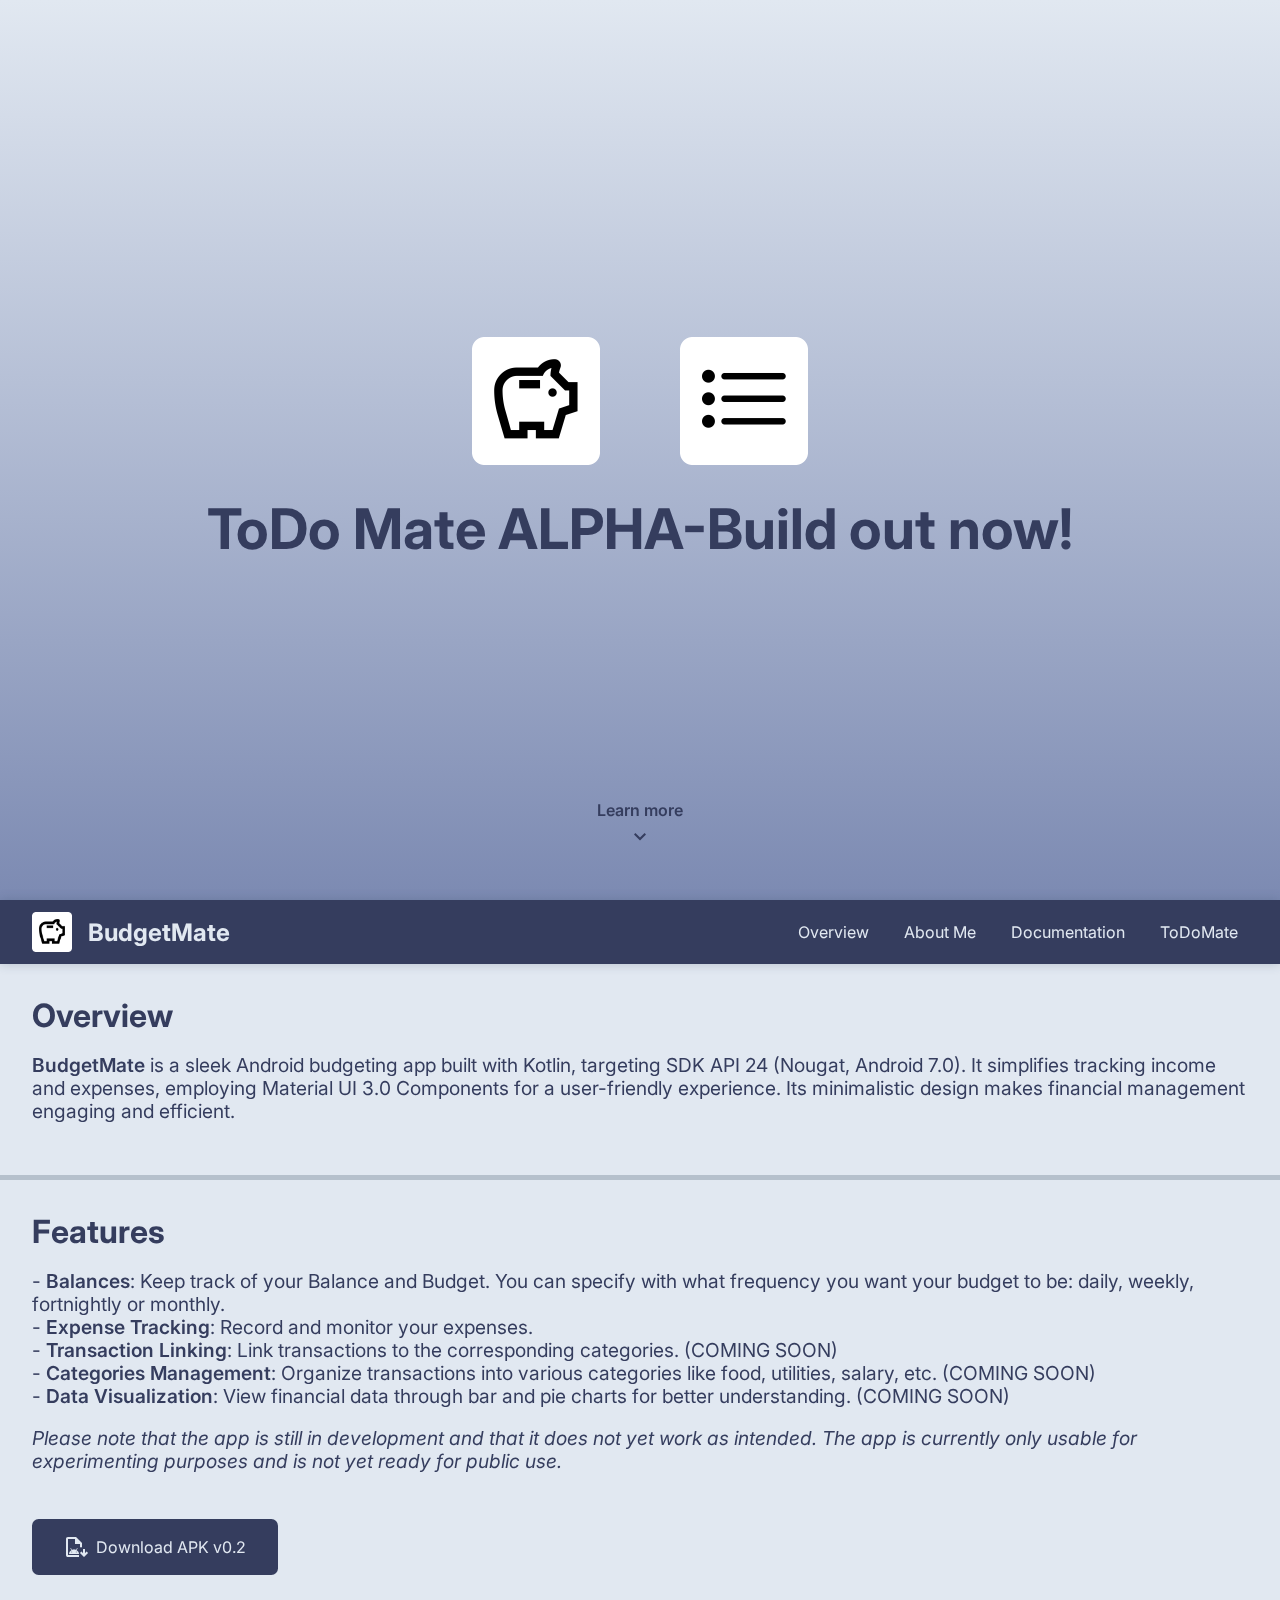
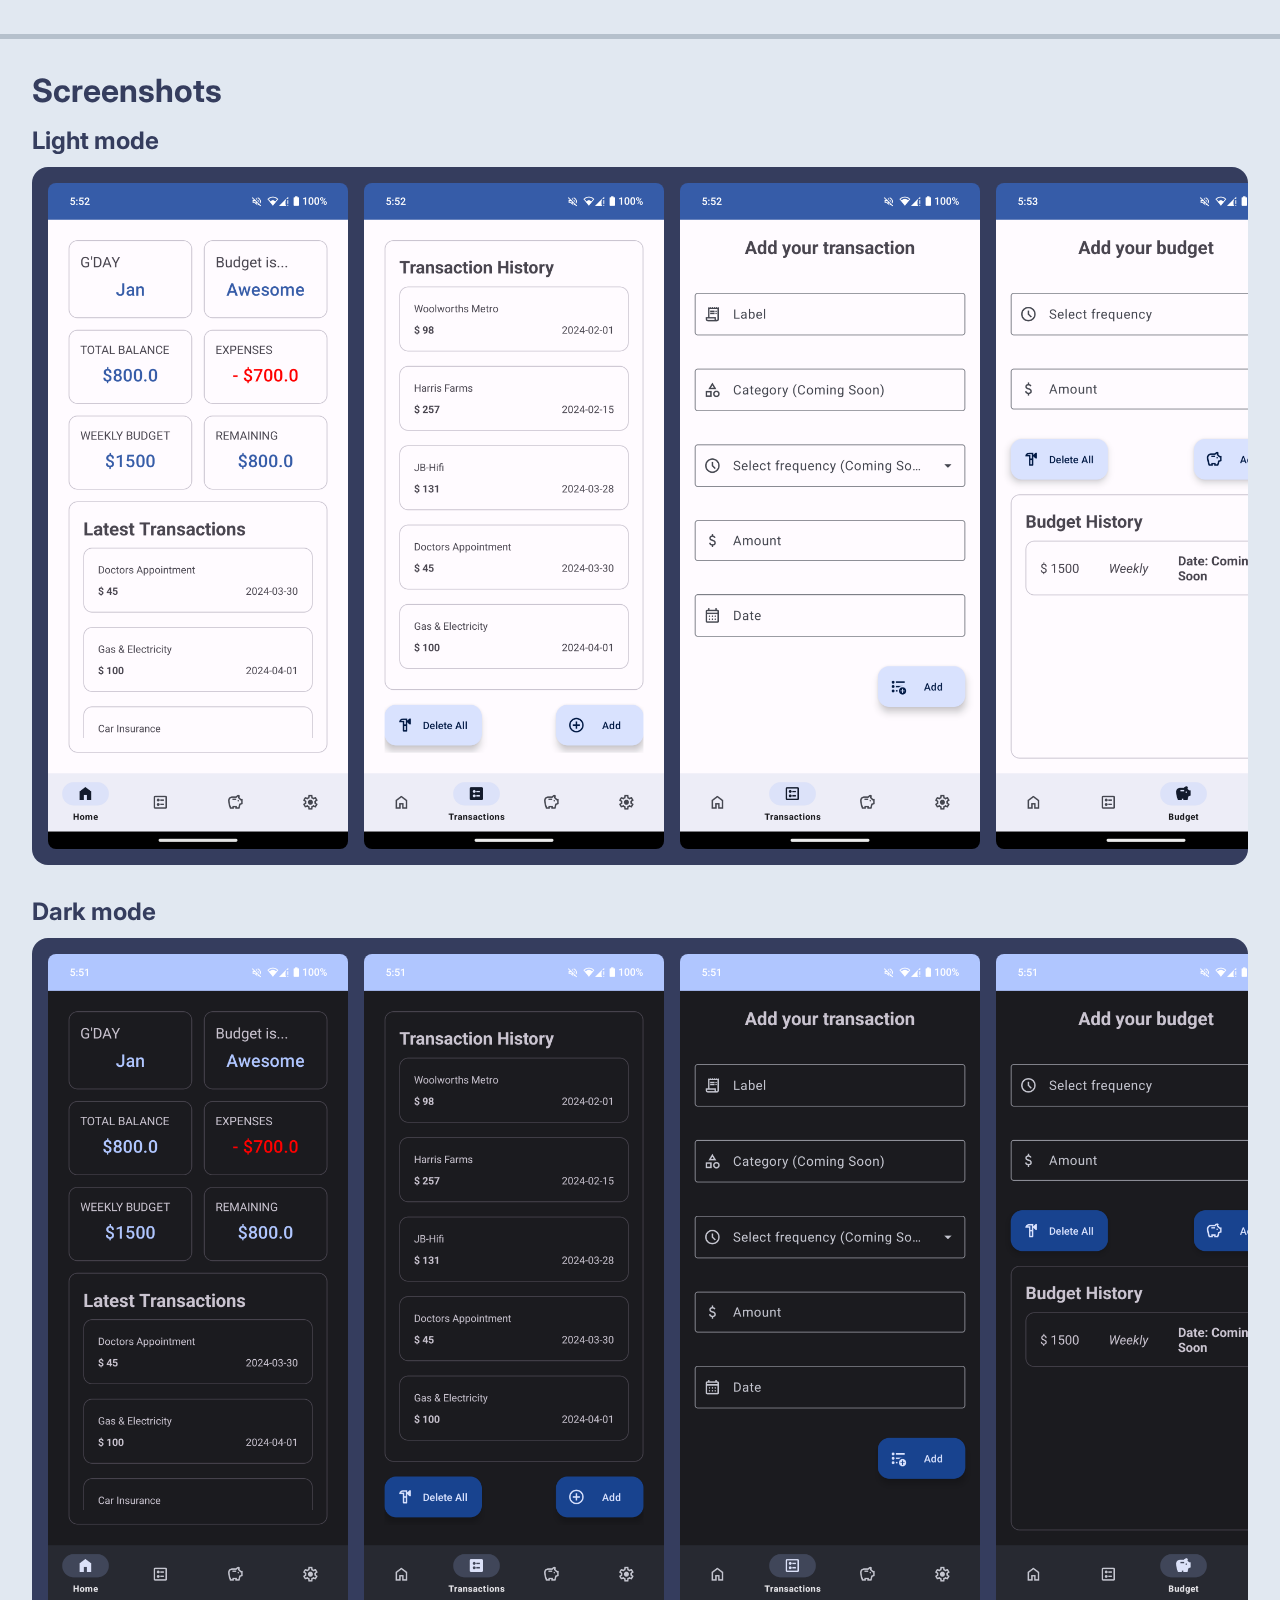
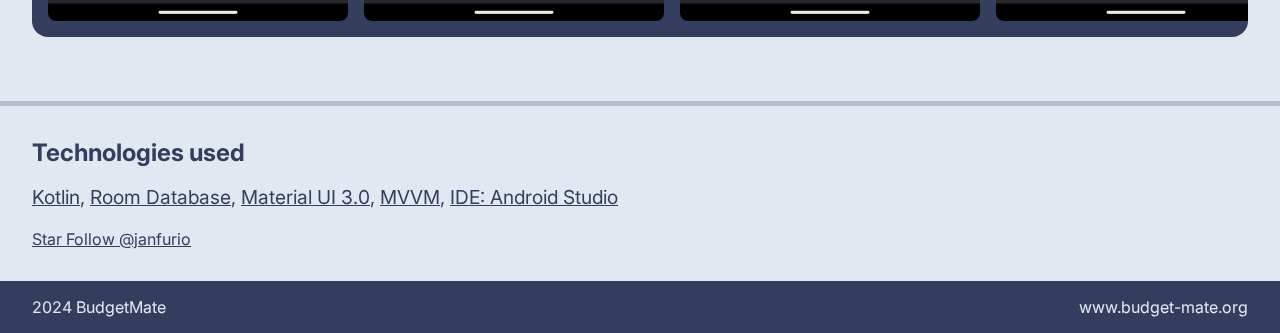
<file: index.html>
<!DOCTYPE html>
<html lang="en">

<head>
    <meta charset="UTF-8">
    <meta name="viewport" content="width=device-width, initial-scale=1.0">
    <title>BudgetMate</title>
    <link rel="stylesheet" href="/css/style.css">
    <link href="https://fonts.googleapis.com/css2?family=Inter:wght@100..900&display=swap" rel="stylesheet">
    <link rel="stylesheet"
    href="https://fonts.googleapis.com/css2?family=Material+Symbols+Outlined:opsz,wght,FILL,GRAD@20..48,100..700,0..1,-50..200" />    <script src="/js/script.js"></script>
    <link rel="shortcut icon" href="/documents/img/BudgetMate_Logo_Mobile.png" type="image/x-icon">
</head>

<body>
    <header>
        <div class="logo-container">
            <img src="/documents/img/BudgetMate_Logo_Mobile.png" alt="BudgetMate" class="landing-logo">
            <img src="/documents/img/ToDo - Mate_Logo.png" alt="BudgetMate" class="landing-logo">
        </div>
        
        <h1>ToDo Mate ALPHA-Build out now!</h1>

        <button onclick="scrollVH()">
            Learn more
            <span class="material-symbols-outlined">
                expand_more
            </span>
        </button>
    </header>
    <main>
        <nav class="container">
            <a href="./" class="logo">
                <img src="/documents/img/BudgetMate_Logo_Mobile.png" alt="BudgetMate">
                <h1>BudgetMate</h1>
            </a>
            <ul>
                <li><a href="index.html">Overview</a></li>
                <li><a href="about.html">About Me</a></li>
                <li><a href="documentation.html">Documentation</a></li>
                <li><a href="todomate.html">ToDoMate</a></li>
            </ul>
            <button class="menu" onclick="unfoldMobileNav()">
                <span class="material-symbols-outlined">
                    menu
                </span>
            </button>
        </nav>
        <nav id="mobile-nav">
            <ul>
                <li><a href="index.html">Overview</a></li>
                <li><a href="about.html">About Me</a></li>
                <li><a href="documentation.html">Documentation</a></li>
                <li><a href="todomate.html">ToDoMate</a></li>
            </ul>
        </nav>
        <section id="overview">
            <h2>Overview</h2>
            <p>
                <strong>BudgetMate</strong> is a sleek Android budgeting app built with Kotlin, 
                targeting SDK API 24 (Nougat, Android 7.0). It simplifies tracking income and expenses, 
                employing Material UI 3.0 Components for a user-friendly experience. Its minimalistic 
                design makes financial management engaging and efficient.
            </p>
        </section>
        <hr>
        <section id="features">
    
            <h2>Features</h2>
            <p>
                - <strong>Balances</strong>: Keep track of your Balance and Budget. You can specify with what frequency you want your budget to be: daily, weekly, fortnightly or monthly.<br>
                - <strong>Expense Tracking</strong>: Record and monitor your expenses.<br>
                - <strong>Transaction Linking</strong>: Link transactions to the corresponding categories. (COMING SOON)<br>
                - <strong>Categories Management</strong>: Organize transactions into various categories like food, utilities, salary, etc. (COMING SOON)<br>
                - <strong>Data Visualization</strong>: View financial data through bar and pie charts for better understanding. (COMING SOON)<br>
            </p>
            <p>
                <i>
                    Please note that the app is still in development and that it does not yet work as intended. The app is
                    currently only usable for experimenting purposes and is not yet ready for public use.
                </i>
            </p>
            <button class="download-apk">
                <a href="documents/apk/BudgetMate v0.2apk" download="budgetmate-v0.2.apk" class="download">
                    <span class="material-symbols-outlined">
                        apk_install
                    </span>
                    Download APK v0.2
                </a>
            </button>
        </section>
        <hr>
        <section id="screenshots">
            <h2>Screenshots</h2>
            <h3>Light mode</h3>
            <div class="screenshots">
                <img src="/documents/img/Home_Light.jpg" alt="Home Fragment Light" class="screenshot">
                <img src="/documents/img/Transactions_Light.jpg" alt="Transaction Fragment Light" class="screenshot">
                <img src="/documents/img/Add_Transaction_Light.jpg" alt="Add Transaction Fragment Light" class="screenshot">
                <img src="/documents/img/Budget_Ligth.jpg" alt="Budget Fragment Light" class="screenshot">
                <img src="/documents/img/SettingsLight_1.jpg" alt="Settings Fragment Light 1" class="screenshot">
                <img src="/documents/img/Settings_Light_2.jpg" alt="Settings Fragment Light 2" class="screenshot">
            </div>
            <h3>Dark mode</h3>
            <div class="screenshots">
                <img src="/documents/img/Home_Dark.jpg" alt="Home Fragment Dark" class="screenshot">
                <img src="/documents/img/Transactions_Dark.jpg" alt="Transaction Fragment Dark" class="screenshot">
                <img src="/documents/img/Add_Transactions_Dark.jpg" alt="Add Transaction Fragment Dark" class="screenshot">
                <img src="/documents/img/Budget_Dark.jpg" alt="Budget Fragment Dark" class="screenshot">
                <img src="/documents/img/Settings_Dark_1.jpg" alt="Settings Fragment Dark 1" class="screenshot">
                <img src="/documents/img/Settings_Dark_2.jpg" alt="Settings Fragment Dark 2" class="screenshot">
            </div>
        </section>
        <hr>
        <section id="about">
            <h3>Technologies used</h3>
            <p>
                <a target="_blank" href="https://developer.android.com/kotlin/">Kotlin</a>,
                <a target="_blank" href="https://developer.android.com/training/data-storage/room/">Room Database</a>,
                <a target="_blank" href="https://m3.material.io/">Material UI 3.0</a>,
                <a target="_blank" href="https://developer.android.com/topic/libraries/architecture/viewmodel">MVVM</a>,
                <a target="_blank" href="https://developer.android.com/studio">IDE: Android Studio</a>
            </p>
            <a class="github-button" href="https://github.com/jj0003/Budget-Mate-APK"
                data-color-scheme="no-preference: light; light: light; dark: dark;" data-icon="octicon-star"
                data-size="large" aria-label="Star janfurio/budgetmate on GitHub">
                Star
            </a>
            <a class="github-button" href="https://github.com/jj0003"
                data-color-scheme="no-preference: light; light: light; dark: dark;" data-size="large"
                aria-label="Follow @janfurio on GitHub">
                Follow @janfurio
            </a>
        </section>
    </main>
    <footer>
        <ul>
            <li>2024 BudgetMate</li>
            <li><a href="https://budget-mate.org">www.budget-mate.org</a></li>
        </ul>
    </footer>
    <script async defer src="https://buttons.github.io/buttons.js"></script>
</body>

</html>
</file>
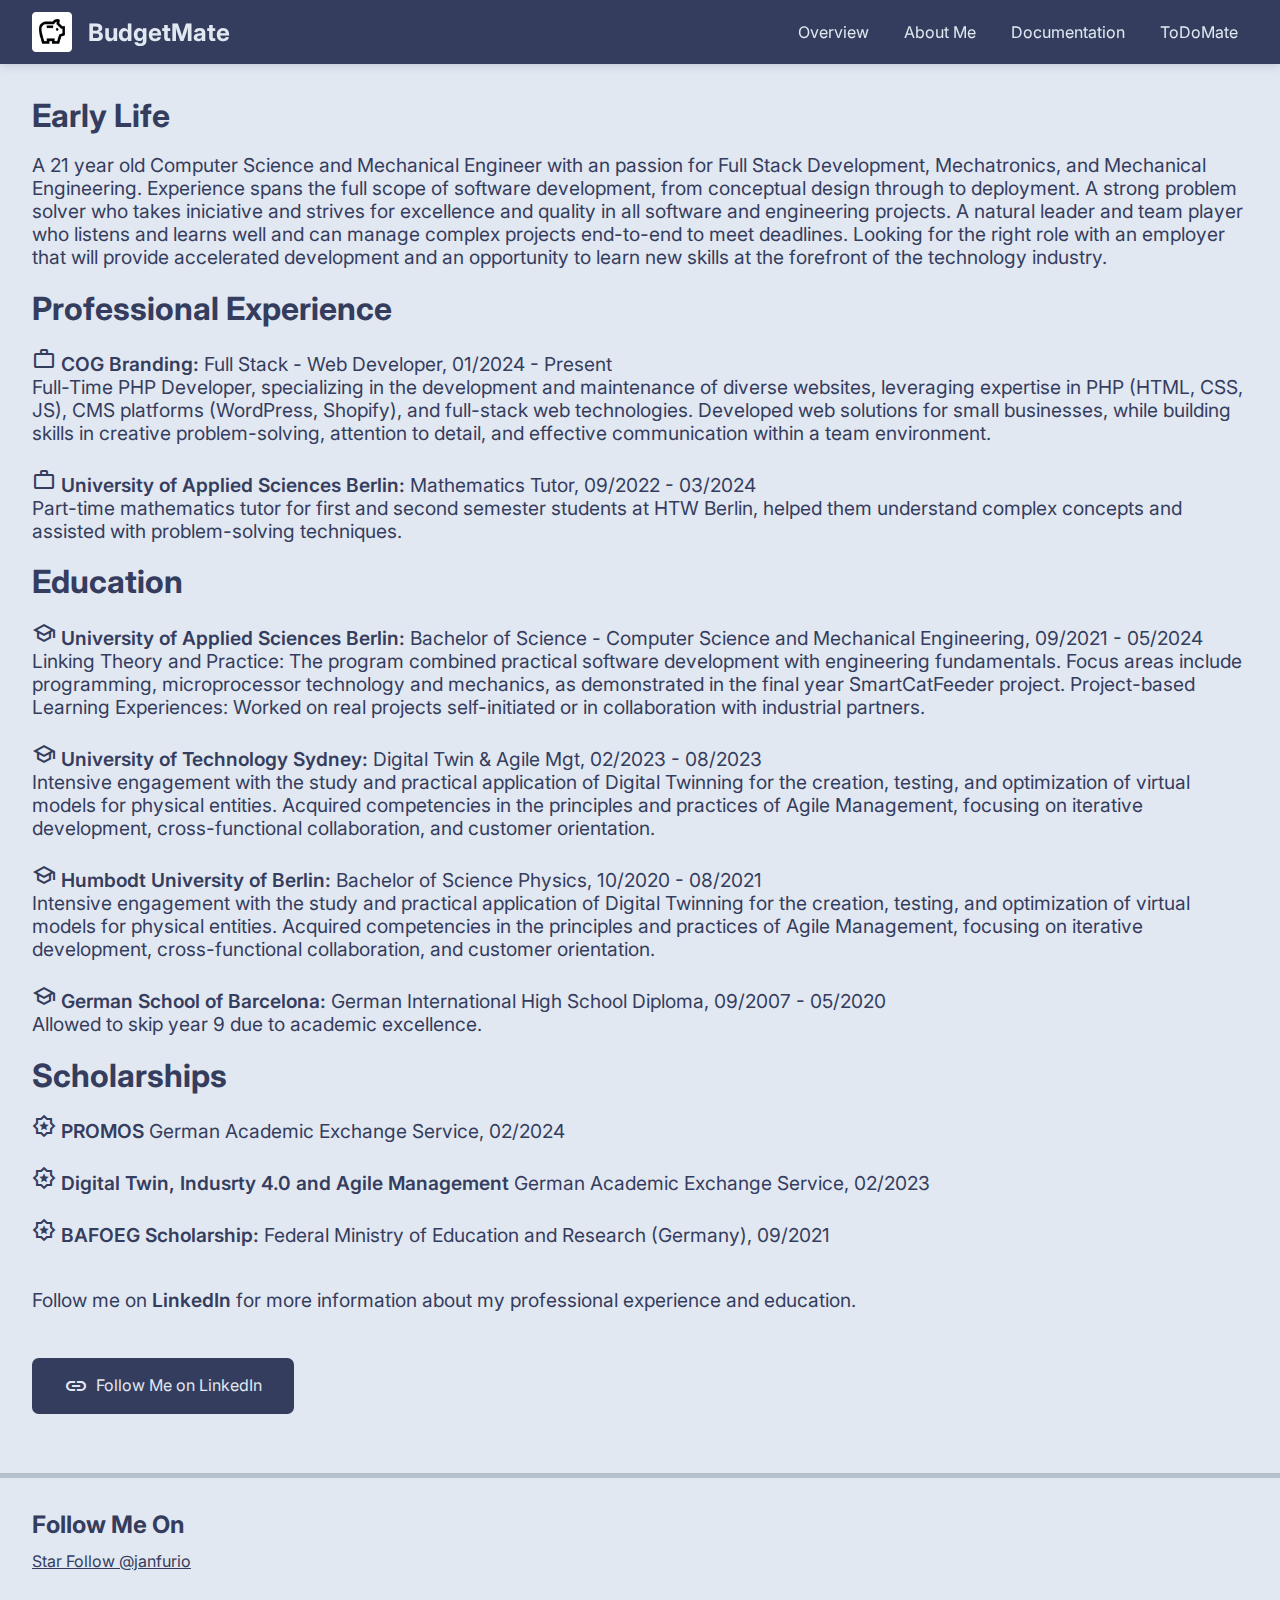
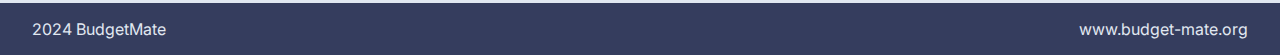
<file: about.html>
<!DOCTYPE html>
<html lang="en">

<head>
    <meta charset="UTF-8">
    <meta name="viewport" content="width=device-width, initial-scale=1.0">
    <title>About</title>
    <link rel="stylesheet" href="css/style.css">
    <link href="https://fonts.googleapis.com/css2?family=Inter:wght@100..900&display=swap"
        rel="stylesheet">
    <link rel="stylesheet"
        href="https://fonts.googleapis.com/css2?family=Material+Symbols+Outlined:opsz,wght,FILL,GRAD@20..48,100..700,0..1,-50..200" />
    <script src="js/script.js"></script>
    <link rel="shortcut icon" href="/documents/img/BudgetMate_Logo_Mobile.png" type="image/x-icon">
    <nav class="container">
        <a href="./" class="logo">
            <img src="/documents/img/BudgetMate_Logo_Mobile.png" alt="BudgetMate">
            <h1>BudgetMate</h1>
        </a>
        <ul>
            <li><a href="index.html">Overview</a></li>
            <li><a href="about.html">About Me</a></li>
            <li><a href="documentation.html">Documentation</a></li>
            <li><a href="todomate.html">ToDoMate</a></li>
        </ul>
        <button class="menu" onclick="unfoldMobileNav()">
            <span class="material-symbols-outlined">
                menu
            </span>
        </button>
    </nav>
    <nav id="mobile-nav">
        <ul>
            <li><a href="index.html">Overview</a></li>
            <li><a href="about.html">About Me</a></li>
            <li><a href="documentation.html">Documentation</a></li>
            <li><a href="todomate.html">ToDoMate</a></li>
        </ul>
    </nav>
</head>

<body>
    <main>
        <section id="cv">
            <h2>Early Life</h2>
            <p>
                A 21 year old Computer Science and Mechanical Engineer with an passion for Full Stack Development, Mechatronics, and Mechanical
                Engineering. Experience spans the full scope of software development, from conceptual design through to deployment.
                A strong problem solver who takes iniciative and strives for excellence and quality in all software and engineering
                projects. A natural leader and team player who listens and learns well and can manage complex projects end-to-end to
                meet deadlines. Looking for the right role with an employer that will provide accelerated development and an
                opportunity to learn new skills at the forefront of the technology industry.
                <br>
            </p>
            <h2>Professional Experience</h2>
            <p>
                <span class="material-symbols-outlined">work</span> <strong>COG Branding:</strong> Full Stack - Web Developer, 01/2024 - Present<br>
                        Full-Time PHP Developer, specializing in the development and maintenance of diverse websites, leveraging expertise in
                        PHP (HTML, CSS, JS), CMS platforms (WordPress, Shopify), and full-stack web technologies. Developed web solutions for
                        small businesses, while building skills in creative problem-solving, attention to detail, and effective communication
                        within a team environment.<br>
                        <br>
                <span class="material-symbols-outlined">work</span> <strong>University of Applied Sciences Berlin:</strong> Mathematics Tutor, 09/2022 - 03/2024<br>
                        Part-time mathematics tutor for first and second semester students at HTW Berlin, helped them understand complex
                        concepts and assisted with problem-solving techniques.
                        <br>
            </p>
            <h2>Education</h2>
            <p>
                <span class="material-symbols-outlined">school</span> <strong>University of Applied Sciences Berlin:</strong> Bachelor of Science - Computer Science and Mechanical Engineering, 09/2021 - 05/2024<br>
                    Linking Theory and Practice: The program combined practical software development with engineering
                    fundamentals. Focus areas include programming, microprocessor technology and mechanics, as demonstrated in the
                    final year SmartCatFeeder project.
                    Project-based Learning Experiences: Worked on real projects self-initiated or in collaboration with industrial
                    partners.<br>
                    <br>
                <span class="material-symbols-outlined">school</span> <strong>University of Technology Sydney:</strong> Digital Twin & Agile Mgt, 02/2023 - 08/2023<br>
                    Intensive engagement with the study and practical application of Digital Twinning for the creation, testing, and
                    optimization of virtual models for physical entities.
                    Acquired competencies in the principles and practices of Agile Management, focusing on iterative development,
                    cross-functional collaboration, and customer orientation.<br>
                    <br>
                <span class="material-symbols-outlined">school</span> <strong>Humbodt University of Berlin:</strong> Bachelor of Science  Physics, 10/2020 - 08/2021<br>
                    Intensive engagement with the study and practical application of Digital Twinning for the creation, testing, and
                    optimization of virtual models for physical entities.
                    Acquired competencies in the principles and practices of Agile Management, focusing on iterative development,
                    cross-functional collaboration, and customer orientation.<br>
                    <br>
                <span class="material-symbols-outlined">school</span> <strong>German School of Barcelona:</strong> German International High School Diploma, 09/2007 - 05/2020<br>
                    Allowed to skip year 9 due to academic excellence.
                    <br>
            </p>
            <h2>Scholarships</h2>
            <p>
                <span class="material-symbols-outlined">award_star</span> <strong>PROMOS</strong> German Academic Exchange Service, 02/2024<br>
                    <br>
                <span class="material-symbols-outlined">award_star</span> <strong>Digital Twin, Indusrty 4.0 and Agile Management</strong> German Academic Exchange Service, 02/2023<br>
                    <br>
                <span class="material-symbols-outlined">award_star</span> <strong>BAFOEG Scholarship:</strong> Federal Ministry of Education and Research (Germany), 09/2021<br>
                    <br>
            </p>
            <p>
                Follow me on <strong>LinkedIn</strong> for more information about my professional experience and education.
            </p>
            <button class="download-apk">
                <a href="https://www.linkedin.com/in/jan-furio" target="_blank">
                    <span class="material-symbols-outlined">
                        Link
                    </span>
                    Follow Me on LinkedIn
                </a>
            </button>
        </section>
        <hr>
        
        <section id="about">
            <h3>Follow Me On</h3>
            <a class="github-button" href="https://github.com/jj0003/Budget-Mate-APK"
                data-color-scheme="no-preference: light; light: light; dark: dark;" data-icon="octicon-star"
                data-size="large" aria-label="Star janfurio/Budget-Mate-APK on GitHub">
                Star
            </a>
            <a class="github-button" href="https://github.com/jj0003"
                data-color-scheme="no-preference: light; light: light; dark: dark;" data-size="large"
                aria-label="Follow @janfurio on GitHub">
                Follow @janfurio
            </a>
        </section>
    </main>
    <footer>
        <ul>
            <li>2024 BudgetMate</li>
            <li><a href="https://budget-mate.org">www.budget-mate.org</a></li>
        </ul>
    </footer>
    <script async defer src="https://buttons.github.io/buttons.js"></script>
</body>

</html>
</file>
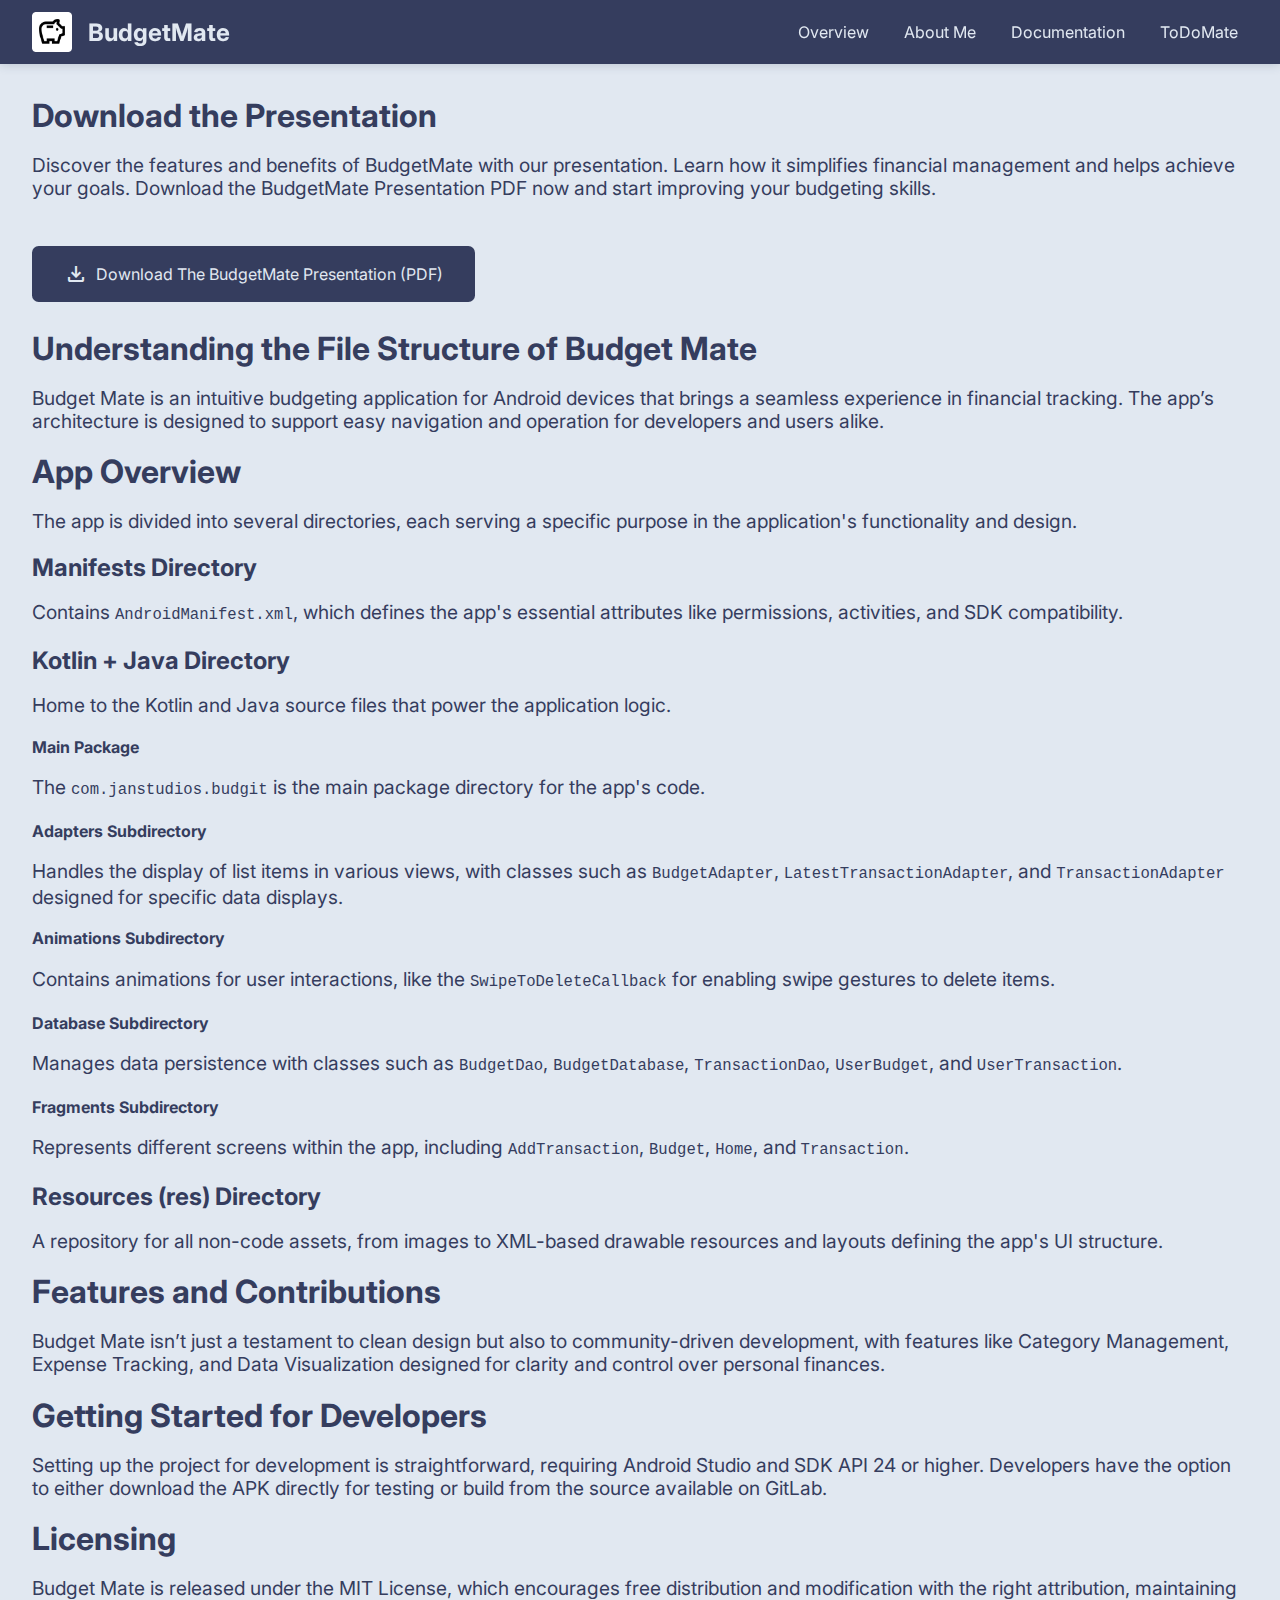
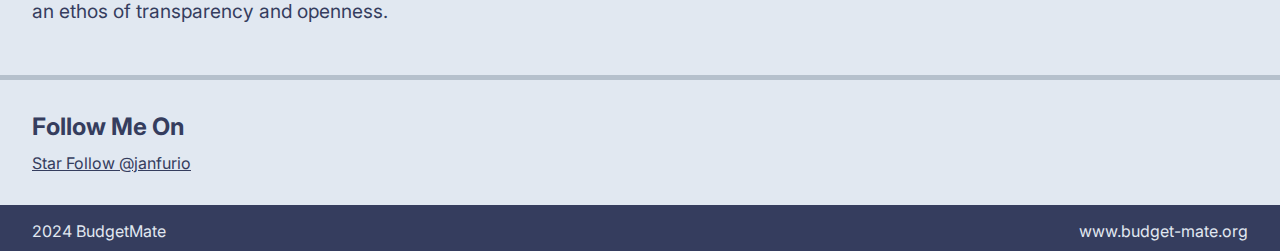
<file: documentation.html>
<!DOCTYPE html>
<html lang="en">

<head>
    <meta charset="UTF-8">
    <meta name="viewport" content="width=device-width, initial-scale=1.0">
    <title>About</title>
    <link rel="stylesheet" href="css/style.css">
    <link href="https://fonts.googleapis.com/css2?family=Inter:wght@100..900&display=swap"
        rel="stylesheet">
    <link rel="stylesheet"
        href="https://fonts.googleapis.com/css2?family=Material+Symbols+Outlined:opsz,wght,FILL,GRAD@20..48,100..700,0..1,-50..200" />
    <script src="js/script.js"></script>
    <link rel="shortcut icon" href="/documents/img/BudgetMate_Logo_Mobile.png" type="image/x-icon">
    <nav class="container">
        <a href="./" class="logo">
            <img src="/documents/img/BudgetMate_Logo_Mobile.png" alt="BudgetMate">
            <h1>BudgetMate</h1>
        </a>
        <ul>
            <li><a href="index.html">Overview</a></li>
            <li><a href="about.html">About Me</a></li>
            <li><a href="documentation.html">Documentation</a></li>
            <li><a href="todomate.html">ToDoMate</a></li>
        </ul>
        <button class="menu" onclick="unfoldMobileNav()">
            <span class="material-symbols-outlined">
                menu
            </span>
        </button>
    </nav>
    <nav id="mobile-nav">
        <ul>
            <li><a href="index.html">Overview</a></li>
            <li><a href="about.html">About Me</a></li>
            <li><a href="documentation.html">Documentation</a></li>
            <li><a href="todomate.html">ToDoMate</a></li>
        </ul>
    </nav>
</head>

<body>
    <main>
        <section id="cv">
            <h2>Download the Presentation</h2>
            <p>
                Discover the features and benefits of BudgetMate with our presentation. 
                Learn how it simplifies financial management and helps achieve your goals. 
                Download the BudgetMate Presentation PDF now and start improving your budgeting skills.
            </p>
            <button class="download-apk">
                <a href="/documents/pdf/BudgetMate - Presentation.pdf" download="BudgetMate-Presentation.pdf"><span class="material-symbols-outlined">download</span> Download The BudgetMate Presentation (PDF)</a>
            </button>
            <h2>Understanding the File Structure of Budget Mate</h2>
            <p>
                Budget Mate is an intuitive budgeting application for Android devices that brings a seamless experience in financial tracking. 
                The app’s architecture is designed to support easy navigation and operation for developers and users alike.
            </p>
            
            <h2>App Overview</h2>
            <p>
                The app is divided into several directories, each serving a specific purpose in the application's functionality and design.
            </p>
            
            <h3>Manifests Directory</h3>
            <p>Contains <code>AndroidManifest.xml</code>, which defines the app's essential attributes like permissions, activities, and SDK compatibility.</p>
            
            <h3>Kotlin + Java Directory</h3>
            <p>Home to the Kotlin and Java source files that power the application logic.</p>
            
            <h4>Main Package</h4>
            <p>The <code>com.janstudios.budgit</code> is the main package directory for the app's code.</p>
            
            <h4>Adapters Subdirectory</h4>
            <p>Handles the display of list items in various views, with classes such as <code>BudgetAdapter</code>, <code>LatestTransactionAdapter</code>, and <code>TransactionAdapter</code> designed for specific data displays.</p>
            
            <h4>Animations Subdirectory</h4>
            <p>Contains animations for user interactions, like the <code>SwipeToDeleteCallback</code> for enabling swipe gestures to delete items.</p>
            
            <h4>Database Subdirectory</h4>
            <p>Manages data persistence with classes such as <code>BudgetDao</code>, <code>BudgetDatabase</code>, <code>TransactionDao</code>, <code>UserBudget</code>, and <code>UserTransaction</code>.</p>
            
            <h4>Fragments Subdirectory</h4>
            <p>Represents different screens within the app, including <code>AddTransaction</code>, <code>Budget</code>, <code>Home</code>, and <code>Transaction</code>.</p>
            
            <h3>Resources (res) Directory</h3>
            <p>A repository for all non-code assets, from images to XML-based drawable resources and layouts defining the app's UI structure.</p>
            
            <h2>Features and Contributions</h2>
            <p>Budget Mate isn’t just a testament to clean design but also to community-driven development, with features like Category Management, Expense Tracking, and Data Visualization designed for clarity and control over personal finances.</p>
            
            <h2>Getting Started for Developers</h2>
            <p>Setting up the project for development is straightforward, requiring Android Studio and SDK API 24 or higher. Developers have the option to either download the APK directly for testing or build from the source available on GitLab.</p>
            
            <h2>Licensing</h2>
            <p>Budget Mate is released under the MIT License, which encourages free distribution and modification with the right attribution, maintaining an ethos of transparency and openness.</p>
            
        </section>
        <hr>
        
        <section id="about">
            <h3>Follow Me On</h3>
            <a class="github-button" href="https://github.com/jj0003/Budget-Mate-APK"
                data-color-scheme="no-preference: light; light: light; dark: dark;" data-icon="octicon-star"
                data-size="large" aria-label="Star janfurio/budgetmate on GitHub">
                Star
            </a>
            <a class="github-button" href="https://github.com/jj0003"
                data-color-scheme="no-preference: light; light: light; dark: dark;" data-size="large"
                aria-label="Follow @janfurio on GitHub">
                Follow @janfurio
            </a>
        </section>
    </main>
    <footer>
        <ul>
            <li>2024 BudgetMate</li>
            <li><a href="https://budget-mate.org">www.budget-mate.org</a></li>
        </ul>
    </footer>
    <script async defer src="https://buttons.github.io/buttons.js"></script>
</body>

</html>
</file>
<file: css/style.css>
:root {
    --primary: #353d5e;
    --background: #e1e8f1;
    --background-2: #7c8ab2;
    --on-primary: #112037;
    --on-primary-container: #2a2f52;
    --primary-semi: #35475e40;
}

* {
    margin: 0;
    padding: 0;
    box-sizing: border-box;
    scroll-behavior: smooth;
}

body {
    font-family: 'Inter', sans-serif;
    background-color: var(--background);
    color: var(--primary);
}

.container {
    padding: 0 2em;
}

strong {
    font-weight: 600;
}

button {
    font-family: 'Inter', sans-serif;
}

p {
    font-size: 1.2em;
    line-height: 1.2em;
    margin: 1em 0;
}

header {
    display: flex;
    width: 100%;
    height: 100vh;
    justify-content: center;
    align-items: center;
    flex-direction: column;
    gap: 30px;
    background: linear-gradient(var(--background), var(--background-2));
    padding: 2em;
}
header .landing-logo {
    width: 8em;
}
header h1 {
    text-align: center;
    font-size: 3.5em;
    color: var(--primary);
    cursor: default;
}
header p {
    text-align: center;
}
header button {
    position: absolute;
    top: calc(100% - 100px);
    background-color: transparent;
    border: none;
    display: flex;
    align-items: center;
    color: var(--primary);
    font-size: 1em;
    flex-direction: column;
    text-align: center;
    gap: 5px;
    transition: gap 0.3s;
    cursor: pointer;
    font-weight: 600;
}
header button:hover {
    gap: 15px;
}

nav {
    display: flex;
    justify-content: space-between;
    align-items: center;
    background-color: var(--primary);
    height: 4em;
    gap: 10px;
    position: sticky;
    top: 0;
    box-shadow: 0 0 10px var(--primary-semi);
}

nav > ul {
    display: flex;
    justify-content: start;
    gap: 1em;
}
nav > ul > li {
    list-style: none;
}
nav > ul > li > a {
    color: var(--background);
    text-decoration: none;
    padding: 0.6em;
    border-radius: 0.5em;
    transition: background-color 0.2s;
}
nav > ul > li > a:hover {
    background-color: var(--on-primary-container);
}
nav > .logo > img {
    height: 2.5em;
}
nav > .logo > h1 {
    color: var(--background);
    font-size: 1.5em;
}
nav > .logo {
    display: flex;
    align-items: center;
    gap: 1em;
    text-decoration: none;
}
#mobile-nav {
    display: flex;
    position: sticky;
    top: 4em;
    padding: 2em 2em;
    height: auto;
    max-height: 0em;
    overflow: hidden;
    padding: 0em 2em;
    transition: max-height 0.2s, padding 0.2s;
}
#mobile-nav.unfolded {
    max-height: 10em;
    padding: 2em 2em;
}
#mobile-nav ul {
    display: flex;
    width: 100%;
    flex-direction: column;
    gap: 1em;
    box-shadow: 0 0 10px var(--primary-semi);
}


hr {
    border: none;
    border-top: solid 5px var(--primary-semi);
}
main {
    min-height: 100vh;
}
section {
    padding: 2em 2em;
}
section h2 {
    font-size: 2em;
    margin-bottom: 0.5em;
}
section h3 {
    font-size: 1.5em;
    margin-bottom: 0.5em;
}
button.download-apk {
    border: 0;
    /* background: linear-gradient(var(--background-2), var(--primary)); */
    background-color: var(--primary);
    border-radius: 0.5em;
    margin: 2em 0;
    transition: background-color 0.2s;
}
button.download-apk:hover {
    /* background: linear-gradient(var(--background-2), var(--on-primary-container)); */
    background-color: var(--on-primary-container);
}
button.download-apk a {
    display: flex;
    color: var(--background);
    text-decoration: none;
    padding: 1em 2em;
    border-radius: 0.5em;
    font-size: 1.2em;
    line-height: 1.2em;
    justify-content: center;
    align-items: center;
    gap: 0.5em;
}

#screenshots .screenshots {
    display: flex;
    align-items: center;
    gap: 1em;
    overflow-x: scroll;
    background-color: var(--primary);
    border-radius: 1em;
    padding: 1em;
    margin-bottom: 2em;
}
#screenshots .screenshots img {
    width: 20em;
    max-width: 300px;
    border-radius: 0.5em;
}
#about p {
    margin-bottom: 1em;
}
#about a {
    color: var(--primary);
}
#about a:hover {
    color: var(--on-primary);
}
footer {
    padding: 1em 2em;
    background-color: var(--primary);
}
footer ul {
    display: flex;
    gap: 2em;
    justify-content: space-between;
}
footer li {
    color: var(--background);
    list-style: none;
}
footer a {
    color: var(--background);
    text-decoration: none;
}
nav > .menu {
    display: none;
    align-items: center;
    justify-content: center;
    background-color: transparent;
    border: none;
    border-radius: 0.5em;
    cursor: pointer;
    padding: 0.5em;
    color: var(--background);
    transition: background-color 0.2s;
}
nav > .menu:hover {
    background-color: var(--on-primary-container);
}
nav > .menu > span {
    font-size: 2.2em;
}


.logo-container {
    display: flex;
    align-items: center;
    gap: 5rem;
}

@media screen and (max-width: 1000px) {
    nav > ul {
        display: none;
    }
    nav > .menu {
        display: flex;
    }
}
@media screen and (min-width: 1000px) {
    #mobile-nav {
        display: none;
    }
}
</file>
